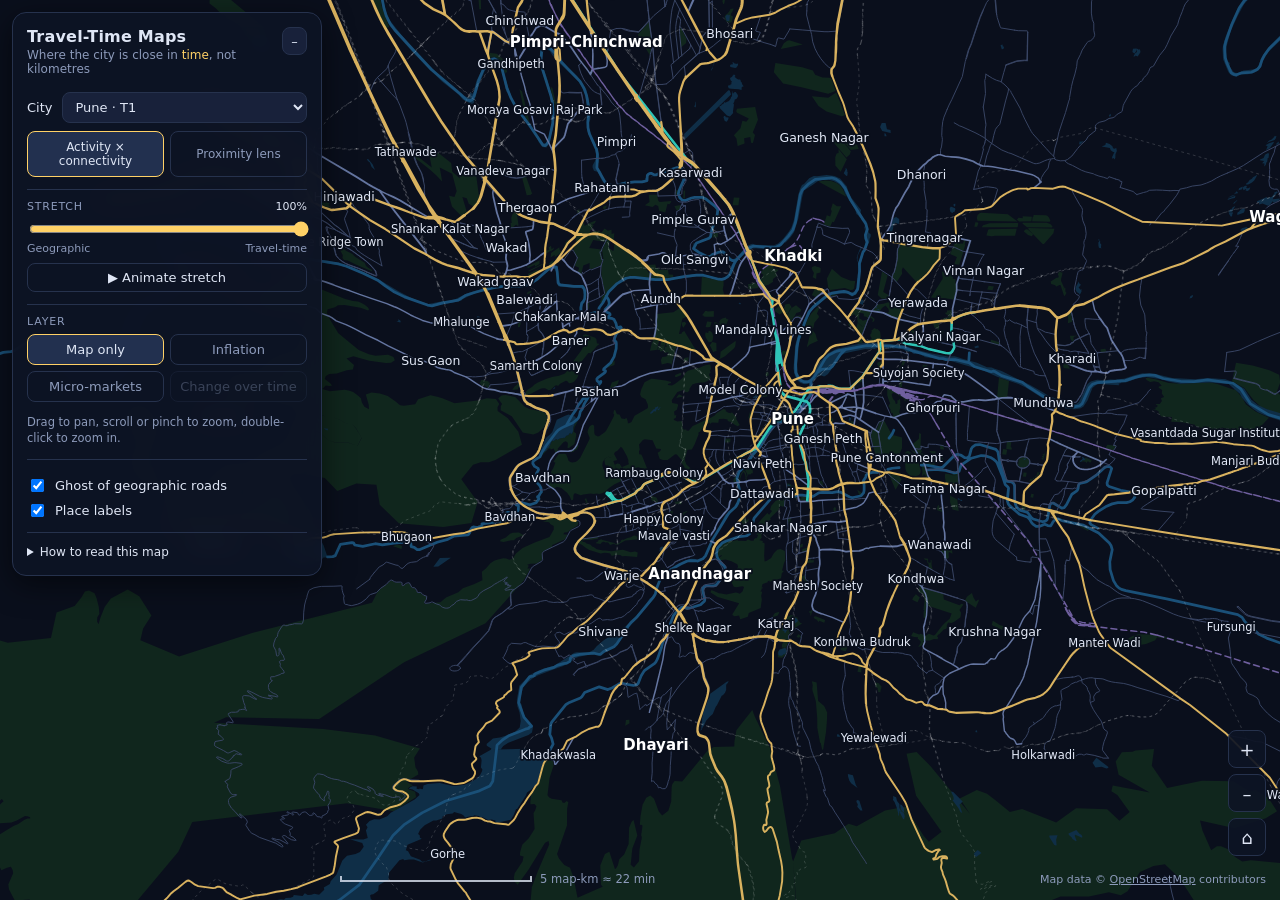
<file: explorer/index.html>
<!doctype html>
<html lang="en">
<head>
<meta charset="utf-8">
<meta name="viewport" content="width=device-width, initial-scale=1, maximum-scale=1">
<title>Travel-Time Maps · micro-market signals</title>
<link rel="icon" href="data:,">
<link rel="stylesheet" href="style.css">
</head>
<body>
<canvas id="map" aria-label="Travel-time map"></canvas>

<aside id="panel">
  <header>
    <div>
      <h1>Travel-Time Maps</h1>
      <p class="sub">Where the city is close in <em>time</em>, not kilometres</p>
    </div>
    <button id="collapse" aria-label="Collapse panel" title="Collapse">–</button>
  </header>
  <div id="body">
    <label class="row"><span>City</span><select id="city"></select></label>
    <div id="lensRow" class="seg" hidden role="radiogroup" aria-label="Analysis lens">
      <button data-lens="classic" class="on">Activity × connectivity</button>
      <button data-lens="prox">Proximity lens</button>
    </div>

    <section>
      <div class="lab"><span>Stretch</span><output id="stretchOut">100%</output></div>
      <input id="stretch" type="range" min="0" max="100" value="100">
      <div class="ends"><span>Geographic</span><span>Travel-time</span></div>
      <button id="stretchPlay" class="ghost">▶ Animate stretch</button>
    </section>

    <div id="classicCtl">
    <section id="timeSec">
      <div class="lab"><span>Time</span><output id="snapOut"></output></div>
      <input id="snap" type="range" min="0" max="0" step="0.01" value="0">
      <div id="snapTicks" class="ends"></div>
      <div id="scenarioBadge" hidden>What-if scenario, not observed history</div>
      <button id="snapPlay" class="ghost">▶ Play time</button>
    </section>

    <section>
      <div class="lab"><span>Layer</span></div>
      <div id="modes" role="radiogroup">
        <label><input type="radio" name="mode" value="map" checked><span>Map only</span></label>
        <label><input type="radio" name="mode" value="inflation"><span>Inflation</span></label>
        <label><input type="radio" name="mode" value="micro"><span>Micro-markets</span></label>
        <label><input type="radio" name="mode" value="change"><span>Change over time</span></label>
      </div>
      <label id="metricRow" class="row" hidden><span>Measure</span>
        <select id="metric">
          <option value="M">Micro-market score</option>
          <option value="acc">Accessibility to activity</option>
          <option value="act">Activity (POI + buildings)</option>
        </select>
      </label>
      <div id="legend"></div>
    </section>

    </div>
    <div id="proxCtl" hidden>
      <section>
        <div class="lab"><span>Viewpoint</span></div>
        <select id="persona" style="width:100%"></select>
        <div id="pillars" class="sliders"></div>
        <details id="catDetails"><summary>Lifestyle categories</summary><div id="cats" class="sliders"></div></details>
      </section>
      <section>
        <div class="lab"><span>Stretch map shape</span></div>
        <select id="shape" style="width:100%">
          <option value="free">Drive, free-flow (as classic)</option>
          <option value="peak">Drive, peak hour</option>
          <option value="mm" selected>Drive + metro, peak hour</option>
        </select>
      </section>
      <section id="pyearSec">
        <div class="lab"><span>Year</span><output id="pyearOut"></output></div>
        <input id="pyear" type="range" min="0" max="0" step="0.02" value="0">
        <div id="pyearTicks" class="ends"></div>
        <div id="pScenario" class="badge" hidden>Planned / assumed, not observed</div>
        <button id="pyearPlay" class="ghost">▶ Play years</button>
      </section>
      <section>
        <div class="lab"><span>Layer</span></div>
        <div id="pmodes" role="radiogroup">
          <label><input type="radio" name="pmode" value="composite" checked><span>Composite</span></label>
          <label><input type="radio" name="pmode" value="work"><span>Work</span></label>
          <label><input type="radio" name="pmode" value="lifestyle"><span>Lifestyle</span></label>
          <label><input type="radio" name="pmode" value="metro"><span>Metro</span></label>
          <label><input type="radio" name="pmode" value="premium"><span>Metro premium</span></label>
          <label><input type="radio" name="pmode" value="change"><span>Change over years</span></label>
        </div>
        <div id="pLegend" class="legendbox"></div>
      </section>
      <section id="pListSec">
        <div class="lab"><span id="pListTitle">Top areas</span>
          <select id="pRank"><option value="score">by score</option><option value="rise">by rise</option></select></div>
        <ol id="pList"></ol>
      </section>
    </div>
    <section class="checks">
      <label><input id="ghost" type="checkbox" checked><span>Ghost of geographic roads</span></label>
      <label><input id="labels" type="checkbox" checked><span>Place labels</span></label>
    </section>

    <section id="listSec" hidden>
      <div class="lab"><span id="listTitle">Top micro-markets</span></div>
      <ol id="list"></ol>
    </section>

    <details id="about">
      <summary>How to read this map</summary>
      <div id="aboutBody"></div>
    </details>
  </div>
</aside>

<div id="tip" hidden></div>
<div id="scale"><div id="scaleBar"></div><span id="scaleText"></span></div>
<div id="zoom">
  <button id="zin" aria-label="Zoom in">+</button>
  <button id="zout" aria-label="Zoom out">–</button>
  <button id="zreset" aria-label="Reset view" title="Reset view">⌂</button>
</div>
<div id="credit">Map data © <a href="https://www.openstreetmap.org/copyright" target="_blank" rel="noopener">OpenStreetMap</a> contributors</div>
<div id="loading">Loading…</div>
<script src="app.js"></script>
<script src="lens.js"></script>
</body>
</html>
</file>
<file: explorer/style.css>
[hidden]{display:none !important}
:root{
  --bg:#0a0f1c; --panel:rgba(14,20,36,.92); --line:#26324d; --text:#dfe6f5; --mute:#8d9bbb;
  --accent:#ffd166; --teal:#2ec4b6; font-family:Inter,system-ui,-apple-system,"Segoe UI",sans-serif;
}
*{box-sizing:border-box}
html,body{margin:0;height:100%;background:var(--bg);color:var(--text);overflow:hidden}
canvas{position:fixed;inset:0;width:100%;height:100%;display:block;touch-action:none;cursor:grab}
canvas.drag{cursor:grabbing}
#panel{position:fixed;top:12px;left:12px;width:310px;max-height:calc(100% - 24px);display:flex;flex-direction:column;
  background:var(--panel);backdrop-filter:blur(10px);border:1px solid var(--line);border-radius:14px;
  box-shadow:0 8px 30px #0008;font-size:13px;z-index:5}
#panel header{display:flex;justify-content:space-between;gap:8px;padding:14px 14px 8px}
#panel h1{font-size:16px;margin:0;letter-spacing:.2px}
.sub{margin:2px 0 0;color:var(--mute);font-size:12px}
.sub em{color:var(--accent);font-style:normal}
#body{overflow:auto;padding:0 14px 14px}
#panel.collapsed #body{display:none}
section{margin:12px 0;padding-top:10px;border-top:1px solid var(--line)}
.lab{display:flex;justify-content:space-between;color:var(--mute);text-transform:uppercase;font-size:11px;letter-spacing:.8px;margin-bottom:6px}
output{color:var(--text);text-transform:none;letter-spacing:0}
.ends{display:flex;justify-content:space-between;color:var(--mute);font-size:11px;margin-top:2px}
input[type=range]{width:100%;accent-color:var(--accent)}
select,button{font:inherit;color:var(--text);background:#18213a;border:1px solid var(--line);border-radius:8px;padding:6px 8px}
button{cursor:pointer}button:hover{border-color:var(--mute)}
button.ghost{margin-top:8px;width:100%;background:transparent}
#collapse{width:28px;height:28px;padding:0;line-height:1}
.row{display:flex;align-items:center;justify-content:space-between;gap:10px;margin:8px 0}
.row select{flex:1}
#modes{display:grid;grid-template-columns:1fr 1fr;gap:6px}
#modes label{display:block}
#modes input{position:absolute;opacity:0;pointer-events:none}
#modes span{display:block;text-align:center;padding:7px 4px;border:1px solid var(--line);border-radius:8px;cursor:pointer;color:var(--mute)}
#modes input:checked+span{background:#22304f;color:var(--text);border-color:var(--accent)}
#modes input:focus-visible+span{outline:2px solid var(--accent)}
#modes input:disabled+span{opacity:.35;cursor:not-allowed}
.checks label{display:flex;gap:8px;align-items:center;margin:6px 0}
#legend{margin-top:10px;color:var(--mute);font-size:11.5px;line-height:1.45}
.bar{height:10px;border-radius:5px;margin:6px 0 2px}
.chips{display:flex;gap:10px;flex-wrap:wrap;margin-top:6px}
.chip{display:inline-flex;align-items:center;gap:5px}.chip i{width:12px;height:12px;border-radius:3px;display:inline-block;border:1px solid #fff2}
#scenarioBadge{margin-top:8px;padding:5px 8px;border-radius:6px;background:#3b2a12;color:#ffcf8a;font-size:11.5px}
#list{margin:0;padding-left:20px}
#list li{margin:5px 0;cursor:pointer;color:var(--text)}#list li:hover{color:var(--accent)}
#list small{display:block;color:var(--mute)}
details{border-top:1px solid var(--line);padding-top:10px;color:var(--mute);font-size:12px;line-height:1.5}
summary{cursor:pointer;color:var(--text)}
#aboutBody p{margin:8px 0}
#tip{position:fixed;pointer-events:none;background:#0c1224f2;border:1px solid var(--line);border-radius:8px;
  padding:8px 10px;font-size:12px;line-height:1.5;z-index:8;max-width:240px}
#tip b{color:var(--accent)}
#zoom{position:fixed;right:14px;bottom:44px;display:flex;flex-direction:column;gap:6px;z-index:5}
#zoom button{width:38px;height:38px;font-size:18px;padding:0;background:var(--panel)}
#scale{position:fixed;left:340px;bottom:14px;display:flex;align-items:center;gap:8px;font-size:11.5px;color:var(--mute);z-index:4}
#scaleBar{height:6px;border:2px solid var(--text);border-top:none;opacity:.8}
#credit{position:fixed;right:14px;bottom:14px;font-size:11px;color:var(--mute);z-index:4}
#credit a{color:var(--mute)}
#loading{position:fixed;inset:0;display:grid;place-items:center;background:var(--bg);z-index:20;color:var(--mute)}
@media (max-width:720px){
  #panel{top:auto;bottom:0;left:0;right:0;width:auto;max-height:56%;border-radius:14px 14px 0 0}
  #panel.collapsed{max-height:56px}
  #zoom{bottom:auto;top:12px}#scale{left:12px;bottom:auto;top:16px}#credit{display:none}
}

.seg{display:grid;grid-template-columns:1fr 1fr;gap:6px;margin:6px 0 2px}
.seg button{padding:8px 4px;font-size:12px;color:var(--mute);background:transparent}
.seg button.on{background:#22304f;color:var(--text);border-color:var(--accent)}
.sliders{margin-top:8px}
.sl{display:grid;grid-template-columns:78px 1fr 34px;align-items:center;gap:8px;margin:4px 0;font-size:12px;color:var(--mute)}
.sl output{text-align:right;color:var(--text)}
.sl input{min-width:0}
.badge{margin-top:8px;padding:5px 8px;border-radius:6px;background:#3b2a12;color:#ffcf8a;font-size:11.5px}
.legendbox{margin-top:10px;color:var(--mute);font-size:11.5px;line-height:1.45}
#pmodes{display:grid;grid-template-columns:1fr 1fr;gap:6px}
#pmodes label{display:block}
#pmodes input{position:absolute;opacity:0;pointer-events:none}
#pmodes span{display:block;text-align:center;padding:7px 4px;border:1px solid var(--line);border-radius:8px;cursor:pointer;color:var(--mute)}
#pmodes input:checked+span{background:#22304f;color:var(--text);border-color:var(--accent)}
#pmodes input:focus-visible+span{outline:2px solid var(--accent)}
#pList{margin:0;padding-left:20px}
#pList li{margin:5px 0;cursor:pointer}#pList li:hover{color:var(--accent)}
#pList small{display:block;color:var(--mute)}
#pListSec .lab select{padding:2px 6px;font-size:11px}
</file>
